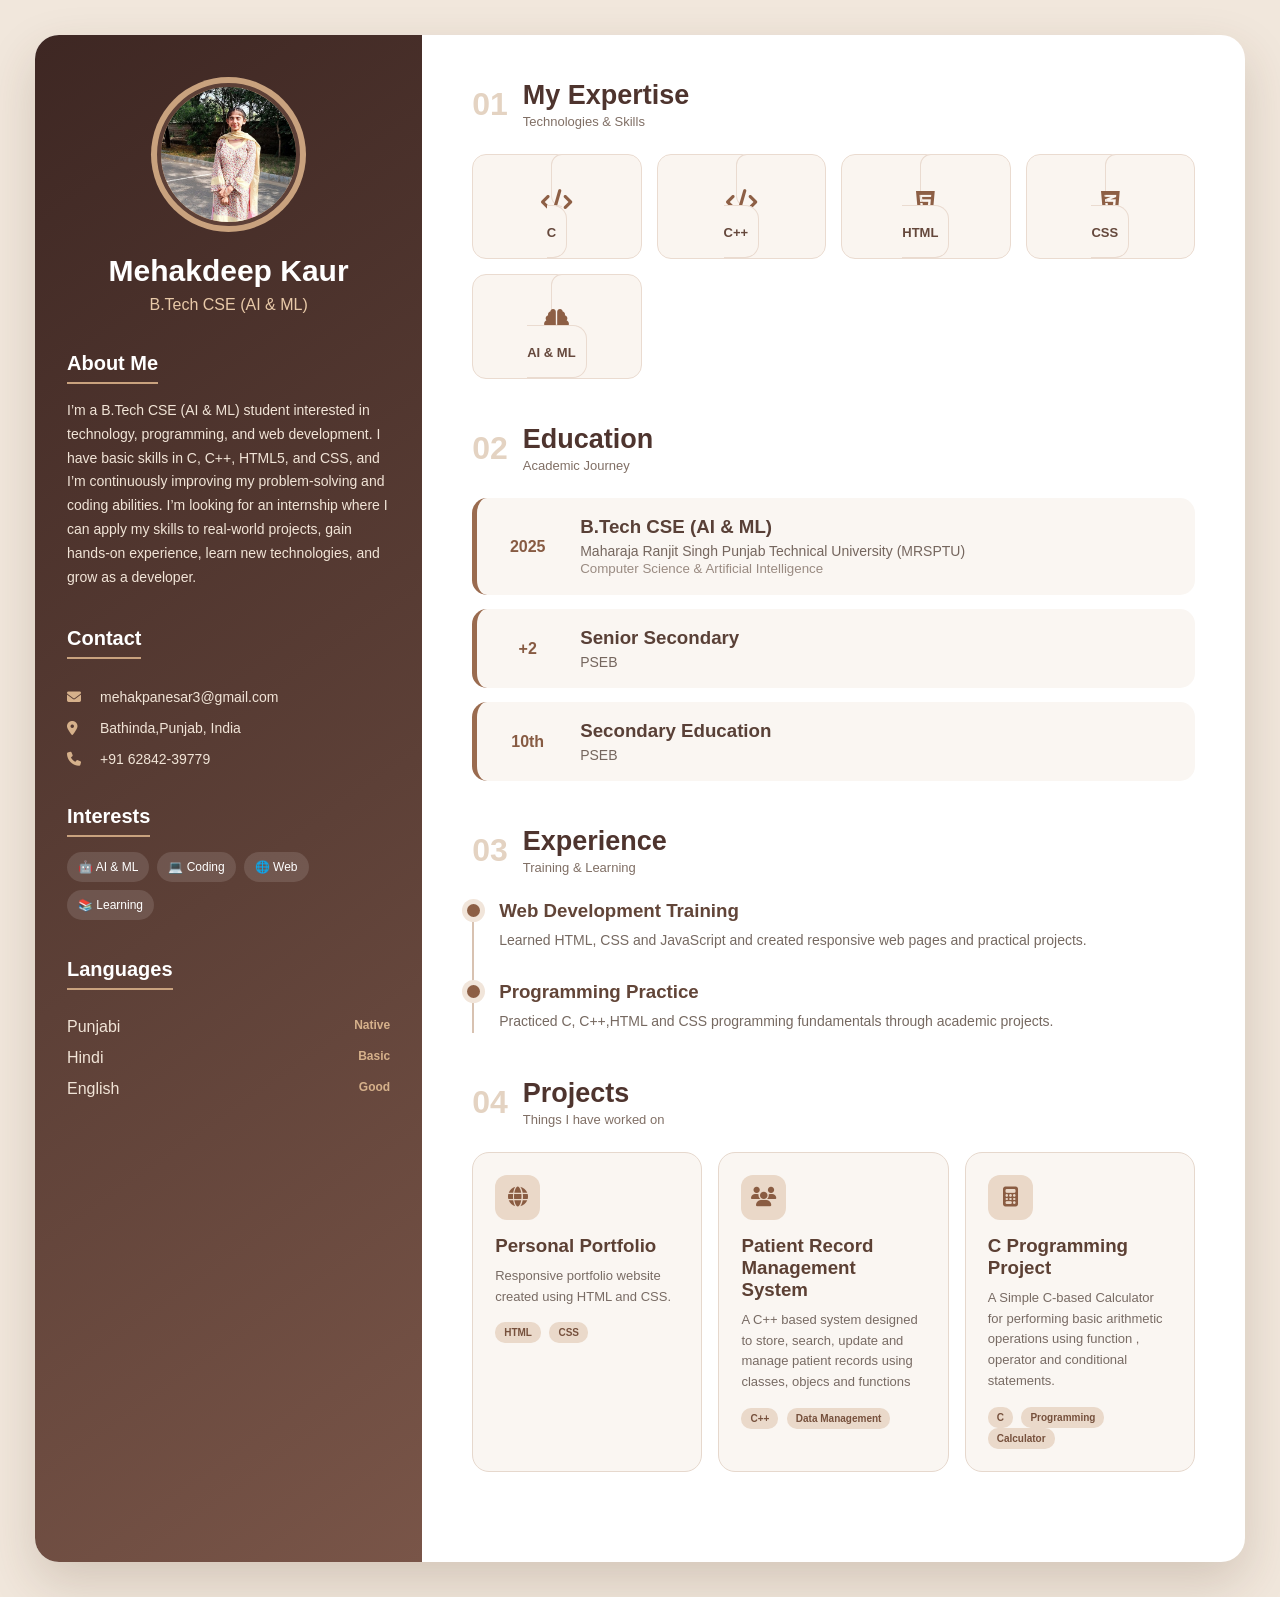
<file: index.html>
<!DOCTYPE html>
<html lang="en">
<head>
    <meta charset="UTF-8">
    <meta name="viewport" content="width=device-width, initial-scale=1.0">

    <title>Mehakdeep Kaur | Portfolio</title>

    <link rel="stylesheet" href="resume.css">

    <link rel="stylesheet"
    href="https://cdnjs.cloudflare.com/ajax/libs/font-awesome/6.5.0/css/all.min.css">
</head>

<body>

<div class="resume">

    <!-- ================= LEFT SIDE ================= -->

    <aside class="left">

        <div class="profile">

            <div class="photo-box">
                <img src="mehak.jpg copy.jpeg" alt="Mehakdeep Kaur">
            </div>

            <h1>Mehakdeep Kaur</h1>

            <p class="role">
                B.Tech CSE (AI & ML)
            </p>

            <!-- <div class="social">
                <a href="#"><i class="fab fa-linkedin-in"></i></a>
                <a href="#"><i class="fab fa-github"></i></a>
                <a href="#"><i class="fab fa-instagram"></i></a>
            </div>-->

        </div>


        <div class="left-section">

            <h2>About Me</h2>

            <p>
               I’m a B.Tech CSE (AI & ML) student interested in technology, programming, and web development. I have basic skills in C, C++, HTML5, and CSS, and I’m continuously improving my problem-solving and coding abilities.

I’m looking for an internship where I can apply my skills to real-world projects, gain hands-on experience, learn new technologies, and grow as a developer.
            </p>

        </div>


        <div class="left-section">

            <h2>Contact</h2>

            <div class="contact-item">
                <i class="fa-solid fa-envelope"></i>
                <span>mehakpanesar3@gmail.com</span>
            </div>

            <div class="contact-item">
                <i class="fa-solid fa-location-dot"></i>
                <span>Bathinda,Punjab, India</span>
            </div>

            <div class="contact-item">
                <i class="fa-solid fa-phone"></i>
                <span>+91 62842-39779</span>
            </div>

        </div>


        <div class="left-section">

            <h2>Interests</h2>

            <div class="interest">
                <span>🤖 AI & ML</span>
                <span>💻 Coding</span>
                <span>🌐 Web</span>
                <span>📚 Learning</span>
            </div>

        </div>


        <div class="left-section">

            <h2>Languages</h2>

            <div class="language">
                <p>Punjabi <b>Native</b></p>
                <p>Hindi <b>Basic</b></p>
                <p>English <b>Good</b></p>
            </div>

        </div>

    </aside>


    <!-- ================= RIGHT SIDE ================= -->

    <main class="right">

        <section>

            <div class="heading">
                <span>01</span>

                <div>
                    <h2>My Expertise</h2>
                    <p>Technologies & Skills</p>
                </div> 
            </div>


            <div class="skills">

               <!-- <div class="skill">
                    <i class="fab fa-python"></i>
                    <span>Python</span>
                </div>-->

                <div class="skill" >
                     <a href="https://www.w3schools.com/c/" target="_blank" class="skill">
                    <i class="fas fa-code"></i>
                    <span>C</span></a>
                </div>

                <div class="skill">
                     <a href="https://www.w3schools.com/cpp/default.asp" target="_blank" class="skill">
                    <i class="fas fa-code"></i>
                    <span>C++</span></a>
                </div>

                <div class="skill">
                     <a href="https://www.w3schools.com/Html/" target="_blank" class="skill">
                    <i class="fab fa-html5"></i>
                    <span>HTML</span></a>
                </div>

                <div class="skill">
                     <a href="https://www.w3schools.com/css/" target="_blank" class="skill">
                    <i class="fab fa-css3-alt"></i>
                    <span>CSS</span></a>
                </div>

              <!--  <div class="skill">
                    <i class="fab fa-js"></i>
                    <span>JavaScript</span>
                </div>-->

                <div class="skill">
                     <a href="https://www.w3schools.com/ai/" target="_blank" class="skill">
                    <i class="fas fa-brain"></i>
                    <span>AI & ML</span></a>
                </div>

                <!--<div class="skill">
                    <i class="fas fa-database"></i>
                    <span>SQL</span>
                </div>-->

            </div>

        </section>


        <!-- EDUCATION -->

        <section>

            <div class="heading">
                <span>02</span>

                <div>
                    <h2>Education</h2>
                    <p>Academic Journey</p>
                </div>
            </div>


            <div class="education">

                <div class="edu-card">

                    <div class="edu-year">
                        2025<br>
                       <!---- <small>Present</small>-->
                    </div>

                    <div>
                        <h3>B.Tech CSE (AI & ML)</h3>

                        <p>
                            Maharaja Ranjit Singh Punjab Technical
                            University (MRSPTU)
                        </p>

                        <small>
                            Computer Science & Artificial Intelligence
                        </small>
                    </div>

                </div>


                <div class="edu-card">

                    <div class="edu-year">
                        +2
                    </div>

                    <div>
                        <h3>Senior Secondary</h3>

                        <p>PSEB</p>
                    </div>

                </div>


                <div class="edu-card">

                    <div class="edu-year">
                        10th
                    </div>

                    <div>
                        <h3>Secondary Education</h3>

                        <p>PSEB</p>
                    </div>

                </div>

            </div>

        </section>


        <!-- EXPERIENCE -->

        <section>

            <div class="heading">
                <span>03</span>

                <div>
                    <h2>Experience</h2>
                    <p>Training & Learning</p>
                </div>
            </div>


            <div class="timeline">

                <div class="timeline-item">

                    <div class="dot"></div>

                    <div>
                        <h3>Web Development Training</h3>

                        <p>
                            Learned HTML, CSS and JavaScript and
                            created responsive web pages and
                            practical projects.
                        </p>
                    </div>

                </div>


                <div class="timeline-item">

                    <div class="dot"></div>

                    <div>
                        <h3>Programming Practice</h3>

                        <p>
                            Practiced C, C++,HTML and CSS programming
                            fundamentals through academic projects.
                        </p>
                    </div>

                </div>

            </div>

        </section>


        <!-- PROJECTS -->

        <section>

            <div class="heading">
                <span>04</span>

                <div>
                    <h2>Projects</h2>
                    <p>Things I have worked on</p>
                </div>
            </div>


            <div class="projects">

                <div class="project-card">

                    <div class="project-icon">
                        <i class="fas fa-globe"></i>
                    </div>

                    <h3>Personal Portfolio</h3>

                    <p>
                        Responsive portfolio website created
                        using HTML and CSS.
                    </p>

                    <div class="tags">
                        <span>HTML</span>
                        <span>CSS</span>
                    </div>

                </div>


                <div class="project-card">

                    <div class="project-icon">
                        <i class="fas fa-users"></i>
                    </div>

                    <h3>Patient Record Management System </h3>

                    <p>
                        A C++ based system designed to store, search, update and manage patient records using classes, objecs and functions
                    </p>

                    <div class="tags">
                        <span>C++</span>
                        <span>Data Management</span>
                    </div>

                </div>


                <div class="project-card">

                    <div class="project-icon">
                        <i class="fas fa-calculator"></i>
                    </div>

                    <h3>C Programming Project</h3>

                    <p>
                        A Simple C-based Calculator for performing basic arithmetic operations using function , operator and conditional statements.
    
                    </p>

                    <div class="tags">
                        <span>C</span>
                        <span>Programming</span>
                        <span>Calculator</span>
                    </div>

                </div>

            </div>

        </section>

    </main>

</div>

</body>
</html>
</file>
<file: resume.css>
* {
    margin: 0;
    padding: 0;
    box-sizing: border-box;
}

body {
    font-family: "Segoe UI", Arial, sans-serif;
   background: #f1e7dc;
    padding: 35px;
    color: #3e2723;
}


/* MAIN */

.resume {
    max-width: 1250px;
    margin: auto;

    display: grid;
    grid-template-columns: 32% 68%;

    background: white;

    border-radius: 24px;
    overflow: hidden;

    box-shadow: 0 20px 50px rgba(80, 50, 30, 0.18);
}


/* ================= LEFT ================= */

.left {
    background:
        linear-gradient(145deg, #3e2723, #5d4037 55%, #795548);

    color: white;
    padding: 42px 32px;
}


/* PROFILE */

.profile {
    text-align: center;
}

.photo-box {
    width: 155px;
    height: 155px;

    margin: auto;
    padding: 6px;

    border-radius: 50%;

    background: linear-gradient(135deg, #c9a27e,#c9a27e);
}

.photo-box img {
    width: 100%;
    height: 100%;

    object-fit: cover;

    border-radius: 50%;
    border: 4px solid #5d4037;
}

.profile h1 {
    margin-top: 22px;
    font-size: 30px;
}

.role {
    margin-top: 8px;
    color: #e8c9a8;
    font-size: 16px;
}


/* SOCIAL */

.social {
    margin-top: 18px;
}

.social a {
    display: inline-flex;

    width: 35px;
    height: 35px;

    margin: 4px;

    align-items: center;
    justify-content: center;

    border-radius: 50%;

    color: white;
    background: rgba(255,255,255,0.12);

    text-decoration: none;

    transition: 0.3s;
}

.social a:hover {
    background: #c9a27e;
    color: #3e2723;
    transform: translateY(-3px);
}


/* LEFT SECTIONS */

.left-section {
    margin-top: 38px;
}

.left-section h2 {
    display: inline-block;

    font-size: 20px;

    margin-bottom: 15px;

    border-bottom: 2px solid #c9a27e;

    padding-bottom: 7px;
}

.left-section > p {
    color: #f1e4d7;
    line-height: 1.7;
    font-size: 14px;
}


/* CONTACT */

.contact-item {
    display: flex;
    align-items: center;

    gap: 13px;

    margin: 15px 0;

    color: #f1e4d7;

    font-size: 14px;
}

.contact-item i {
    color: #d6b18b;
    width: 20px;
}


/* INTERESTS */

.interest {
    display: flex;
    flex-wrap: wrap;
    gap: 8px;
}

.interest span {
    padding: 8px 11px;

    border-radius: 20px;

    background: rgba(255,255,255,0.12);

    font-size: 12px;
}


/* LANGUAGES */

.language p {
    display: flex;
    justify-content: space-between;

    margin: 13px 0;

    color: #f1e4d7;
}

.language b {
    color: #d6b18b;
    font-size: 12px;
}


/* ================= RIGHT ================= */

.right {
    padding: 45px 50px;
}


/* HEADING */

section {
    margin-bottom: 45px;
}

.heading {
    display: flex;
    align-items: center;

    gap: 15px;

    margin-bottom: 25px;
}

.heading > span {
    font-size: 32px;
    font-weight: 800;

    color: #e4d3c2;
}

.heading h2 {
    color: #4e342e;
    font-size: 27px;
}

.heading p {
    color: #806f65;
    font-size: 13px;
    margin-top: 3px;
}


/* SKILLS */

.skills {
    display: grid;

    grid-template-columns: repeat(4, 1fr);

    gap: 15px;
}

.skill {
    
    padding: 17px 10px;

    text-align: center;

    border-radius: 14px;

    background: #faf5f0;

    border: 1px solid #eadbd0;

    color: #65483c;

    transition: 0.3s;
}
a.skill,
 a.skill:visited, 
 a.skill:active,
  a.skill:hover {
    text-decoration: none !important;
    color: #65483c !important;
}

.skill i {
    display: block;

    font-size: 25px;

    margin-bottom: 8px;

    color: #8d5f45;
}

.skill span {
    font-size: 13px;
    font-weight: 600;
}

.skill:hover {
    transform: translateY(-5px);
    background: #f4e9df;
    box-shadow: 0 8px 20px rgba(100,70,50,0.12);
}


/* EDUCATION */

.education {
    display: flex;
    flex-direction: column;
    gap: 14px;
}

.edu-card {
    display: flex;
    align-items: center;

    gap: 20px;

    padding: 18px;

    border-radius: 15px;

    background: #faf6f2;

    border-left: 5px solid #9a6b4f;

    transition: 0.3s;
}

.edu-card:hover {
    transform: translateX(5px);
}

.edu-year {
    min-width: 65px;

    text-align: center;

    font-weight: bold;

    color: #875b43;
}

.edu-card h3 {
    color: #594037;
    margin-bottom: 5px;
}

.edu-card p {
    color: #75665e;
    font-size: 14px;
}

.edu-card small {
    color: #9a8b82;
}


/* TIMELINE */

.timeline {
    position: relative;

    padding-left: 25px;

    border-left: 2px solid #d8c2b1;
}

.timeline-item {
    position: relative;

    margin-bottom: 30px;
}

.dot {
    position: absolute;

    width: 13px;
    height: 13px;

    border-radius: 50%;

    background: #8d5f45;

    left: -32px;
    top: 4px;

    box-shadow: 0 0 0 5px #f1e5da;
}

.timeline-item h3 {
    color: #624538;

    margin-bottom: 7px;
}

.timeline-item p {
    color: #766961;

    line-height: 1.6;

    font-size: 14px;
}


/* PROJECTS */

.projects {
    display: grid;

    grid-template-columns: repeat(3, 1fr);

    gap: 16px;
}

.project-card {
    padding: 22px;

    border-radius: 17px;

    background: #faf6f2;

    border: 1px solid #e6d8cd;

    transition: 0.3s;
}

.project-card:hover {
    transform: translateY(-7px);

    box-shadow: 0 12px 25px rgba(80,50,35,0.12);
}

.project-icon {
    width: 45px;
    height: 45px;

    display: flex;

    align-items: center;
    justify-content: center;

    border-radius: 12px;

    background: #ead8c8;

    color: #8a5c42;

    font-size: 20px;

    margin-bottom: 15px;
}

.project-card h3 {
    color: #5c4034;

    margin-bottom: 9px;
}

.project-card p {
    color: #786b64;

    font-size: 13px;

    line-height: 1.6;
}


/* PROJECT TAGS */

.tags {
    margin-top: 15px;
}

.tags span {
    display: inline-block;

    padding: 5px 9px;

    margin-right: 4px;

    border-radius: 10px;

    background: #ead9ca;

    color: #76503c;

    font-size: 10px;

    font-weight: bold;
}


/* ================= RESPONSIVE ================= */

@media (max-width: 950px) {

    body {
        padding: 15px;
    }

    .resume {
        grid-template-columns: 1fr;
    }

    .right {
        padding: 35px 25px;
    }

    .skills {
        grid-template-columns: repeat(2, 1fr);
    }

    .projects {
        grid-template-columns: 1fr;
    }
}


@media (max-width: 500px) {

    .left {
        padding: 30px 22px;
    }

    .right {
        padding: 30px 18px;
    }

    .profile h1 {
        font-size: 25px;
    }

    .skills {
        grid-template-columns: 1fr 1fr;
    }

    .heading h2 {
        font-size: 23px;
    }
}
</file>
